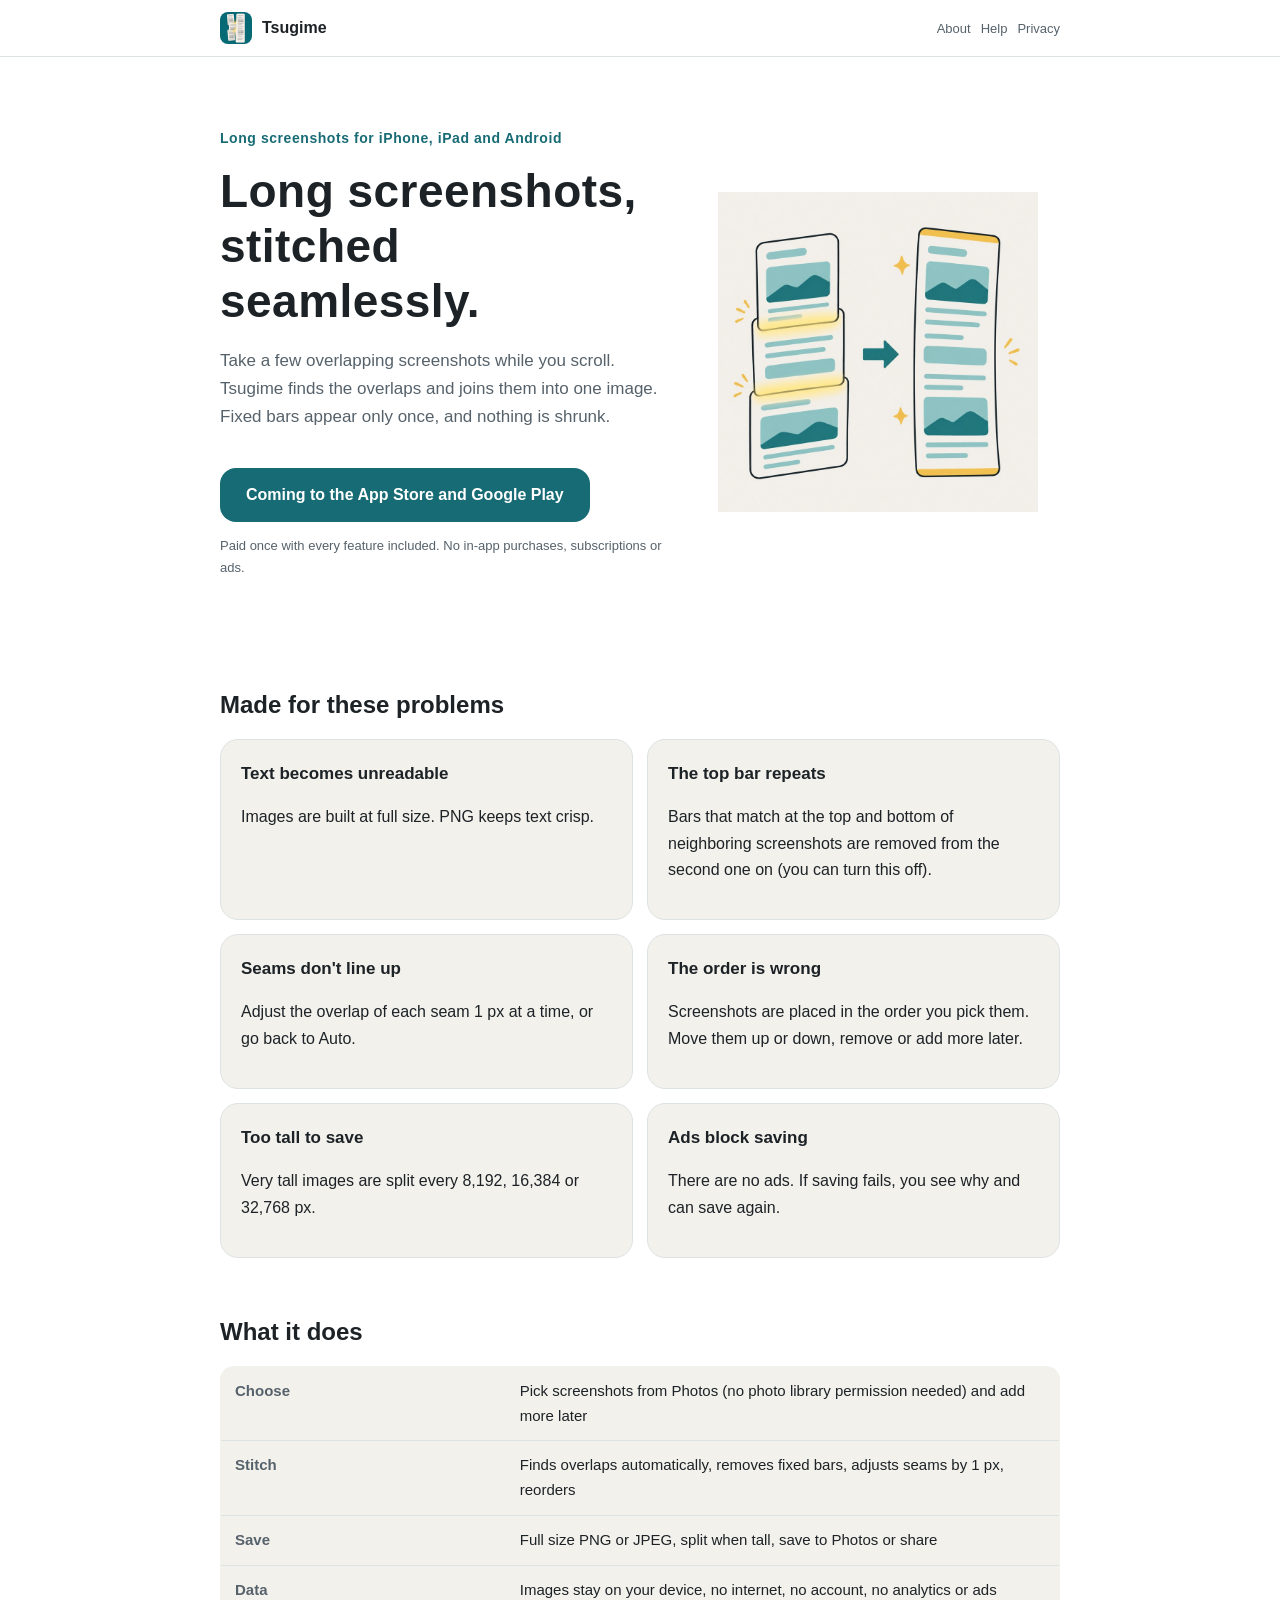
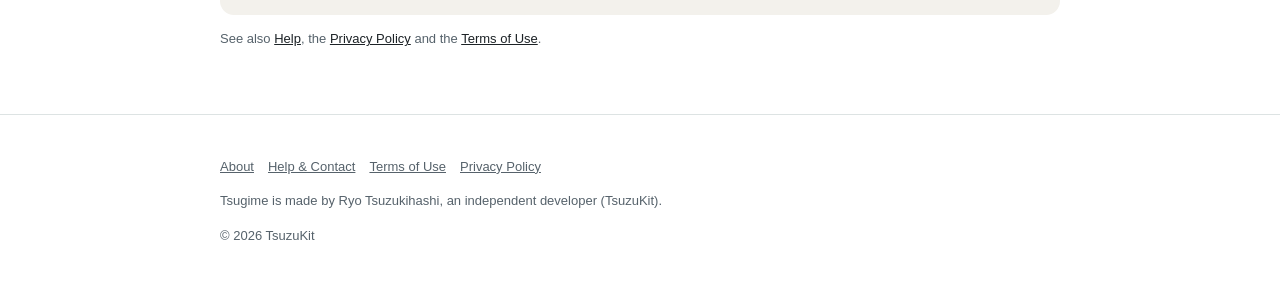
<file: index.html>
<!DOCTYPE html>
<html lang="ja" data-title-ja="つぎめなし｜長いスクショを、つなぎ目なしの1枚に" data-title-en="Tsugime | Long screenshots, stitched seamlessly">
<head>
<meta charset="UTF-8">
<meta name="viewport" content="width=device-width, initial-scale=1">
<script>(function(){var l=navigator.languages&&navigator.languages.length?navigator.languages:[navigator.language||"ja"],p="en";for(var i=0;i<l.length;i++){var c=String(l[i]).toLowerCase();if(c.indexOf("ja")===0){p="ja";break}if(c.indexOf("en")===0){p="en";break}}var d=document.documentElement;d.lang=p;var t=d.getAttribute("data-title-"+p);if(t){document.title=t}})();</script>
<title>つぎめなし｜長いスクショを、つなぎ目なしの1枚に</title>
<meta name="description" content="スクロールして撮った何枚かのスクショを、重なりを見つけて1枚につなぐアプリ。上下の固定の帯は1回だけ・原寸のまま・長すぎる画像は分けて保存。広告なしの買い切り。 / Stitch overlapping screenshots into one seamless image. Fixed bars appear once, images stay full size, and very tall images can be split. Paid once, no ads.">
<meta property="og:title" content="つぎめなし｜長いスクショを、つなぎ目なしの1枚に">
<meta property="og:description" content="スクロールして撮った何枚かのスクショを、重なりを見つけて1枚につなぐアプリ。上下の固定の帯は1回だけ・原寸のまま・長すぎる画像は分けて保存。広告なしの買い切り。">
<meta property="og:type" content="website">
<meta property="og:url" content="https://tsugime.tsuzukit.com/">
<meta property="og:image" content="https://tsugime.tsuzukit.com/assets/og.jpg">
<link rel="icon" href="assets/icon.png">
<link rel="apple-touch-icon" href="assets/icon.png">
<link rel="stylesheet" href="style.css">
</head>
<body>
<div data-l="ja" lang="ja">
<header class="site"><div class="wrap">
<a class="brand" href="./"><img src="assets/icon.png" alt="" width="32" height="32">つぎめなし</a>
<nav class="site"><a href="./">紹介</a><a href="support.html">使い方</a><a href="privacy.html">プライバシー</a></nav>
</div></header>
<main class="wrap">
<section class="hero">
<div>
<p class="eyebrow">iPhone・iPad・Android の長いスクショ</p>
<h1>長いスクショを、<br>つなぎ目なしの1枚に。</h1>
<p class="lead">スクロールしながら撮った何枚かのスクショを、重なりを見つけて1枚につなぎます。上下の固定の帯は1回だけ。縮めずに、原寸のまま保存します。</p>
<a class="cta" href="#store" id="store">App Store・Google Play で配信予定</a>
<p class="note">買い切りで全部の機能が使えます。アプリ内課金・サブスクリプション・広告はありません。</p>
</div>
<img src="assets/hero.jpg" alt="重なった3枚のスクショが、1枚の長い紙になるイラスト" width="360">
</section>

<h2>こんな困りごとのために</h2>
<div class="grid two">
<div class="card"><h3>つないだら文字が読めない</h3><p>縮めずに原寸のまま組みます。PNG なら文字がくっきり残ります。</p></div>
<div class="card"><h3>上の帯が何度もはさまる</h3><p>隣どうしで同じ位置にある上下の帯を見つけて、2枚目からは外します（切りかえられます）。</p></div>
<div class="card"><h3>つなぎ目がずれる</h3><p>つなぎ目ごとに、重なりを1px ずつ直せます。［自動］で元に戻せます。</p></div>
<div class="card"><h3>順番がばらばら</h3><p>選んだ順に並べます。あとから上へ・下へ・外す・足すができます。</p></div>
<div class="card"><h3>長すぎて保存できない</h3><p>決めた高さ（8,192／16,384／32,768 px）ごとに分けて保存します。</p></div>
<div class="card"><h3>広告で保存できない</h3><p>広告はありません。保存できなかったときは理由をお知らせし、もう一度保存できます。</p></div>
</div>

<h2>できること</h2>
<table>
<tr><th>選ぶ</th><td>写真のアプリのスクショを選ぶ（写真への読み取りの許可は要りません）・あとから足す</td></tr>
<tr><th>つなぐ</th><td>重なりを自動で見つける・固定の帯を外す・つなぎ目を1px ずつ直す・並べかえ</td></tr>
<tr><th>保存</th><td>原寸で PNG／JPEG・長いときは分けて保存・写真のアプリに保存・共有</td></tr>
<tr><th>データ</th><td>作品は端末の中だけ・通信しない・アカウントなし・解析と広告なし</td></tr>
</table>
<p class="note"><a href="support.html">使い方</a>・<a href="privacy.html">プライバシーポリシー</a>・<a href="terms.html">利用規約</a>もご覧ください。</p>
</main>
<footer class="site"><div class="wrap">
<p><a href="./">紹介</a><a href="support.html">使い方とお問い合わせ</a><a href="terms.html">利用規約</a><a href="privacy.html">プライバシーポリシー</a></p>
<p>つぎめなしは、個人開発者の續橋涼（TsuzuKit）が作っているアプリです。</p>
<p>© 2026 TsuzuKit</p>
</div></footer>
</div>
<div data-l="en" lang="en">
<header class="site"><div class="wrap">
<a class="brand" href="./"><img src="assets/icon.png" alt="" width="32" height="32">Tsugime</a>
<nav class="site"><a href="./">About</a><a href="support.html">Help</a><a href="privacy.html">Privacy</a></nav>
</div></header>
<main class="wrap">
<section class="hero">
<div>
<p class="eyebrow">Long screenshots for iPhone, iPad and Android</p>
<h1>Long screenshots,<br>stitched seamlessly.</h1>
<p class="lead">Take a few overlapping screenshots while you scroll. Tsugime finds the overlaps and joins them into one image. Fixed bars appear only once, and nothing is shrunk.</p>
<a class="cta" href="#store" id="store">Coming to the App Store and Google Play</a>
<p class="note">Paid once with every feature included. No in-app purchases, subscriptions or ads.</p>
</div>
<img src="assets/hero.jpg" alt="Three overlapping screenshots becoming one long sheet" width="360">
</section>

<h2>Made for these problems</h2>
<div class="grid two">
<div class="card"><h3>Text becomes unreadable</h3><p>Images are built at full size. PNG keeps text crisp.</p></div>
<div class="card"><h3>The top bar repeats</h3><p>Bars that match at the top and bottom of neighboring screenshots are removed from the second one on (you can turn this off).</p></div>
<div class="card"><h3>Seams don't line up</h3><p>Adjust the overlap of each seam 1 px at a time, or go back to Auto.</p></div>
<div class="card"><h3>The order is wrong</h3><p>Screenshots are placed in the order you pick them. Move them up or down, remove or add more later.</p></div>
<div class="card"><h3>Too tall to save</h3><p>Very tall images are split every 8,192, 16,384 or 32,768 px.</p></div>
<div class="card"><h3>Ads block saving</h3><p>There are no ads. If saving fails, you see why and can save again.</p></div>
</div>

<h2>What it does</h2>
<table>
<tr><th>Choose</th><td>Pick screenshots from Photos (no photo library permission needed) and add more later</td></tr>
<tr><th>Stitch</th><td>Finds overlaps automatically, removes fixed bars, adjusts seams by 1 px, reorders</td></tr>
<tr><th>Save</th><td>Full size PNG or JPEG, split when tall, save to Photos or share</td></tr>
<tr><th>Data</th><td>Images stay on your device, no internet, no account, no analytics or ads</td></tr>
</table>
<p class="note">See also <a href="support.html">Help</a>, the <a href="privacy.html">Privacy Policy</a> and the <a href="terms.html">Terms of Use</a>.</p>
</main>
<footer class="site"><div class="wrap">
<p><a href="./">About</a><a href="support.html">Help & Contact</a><a href="terms.html">Terms of Use</a><a href="privacy.html">Privacy Policy</a></p>
<p>Tsugime is made by Ryo Tsuzukihashi, an independent developer (TsuzuKit).</p>
<p>© 2026 TsuzuKit</p>
</div></footer>
</div>
</body>
</html>
</file>
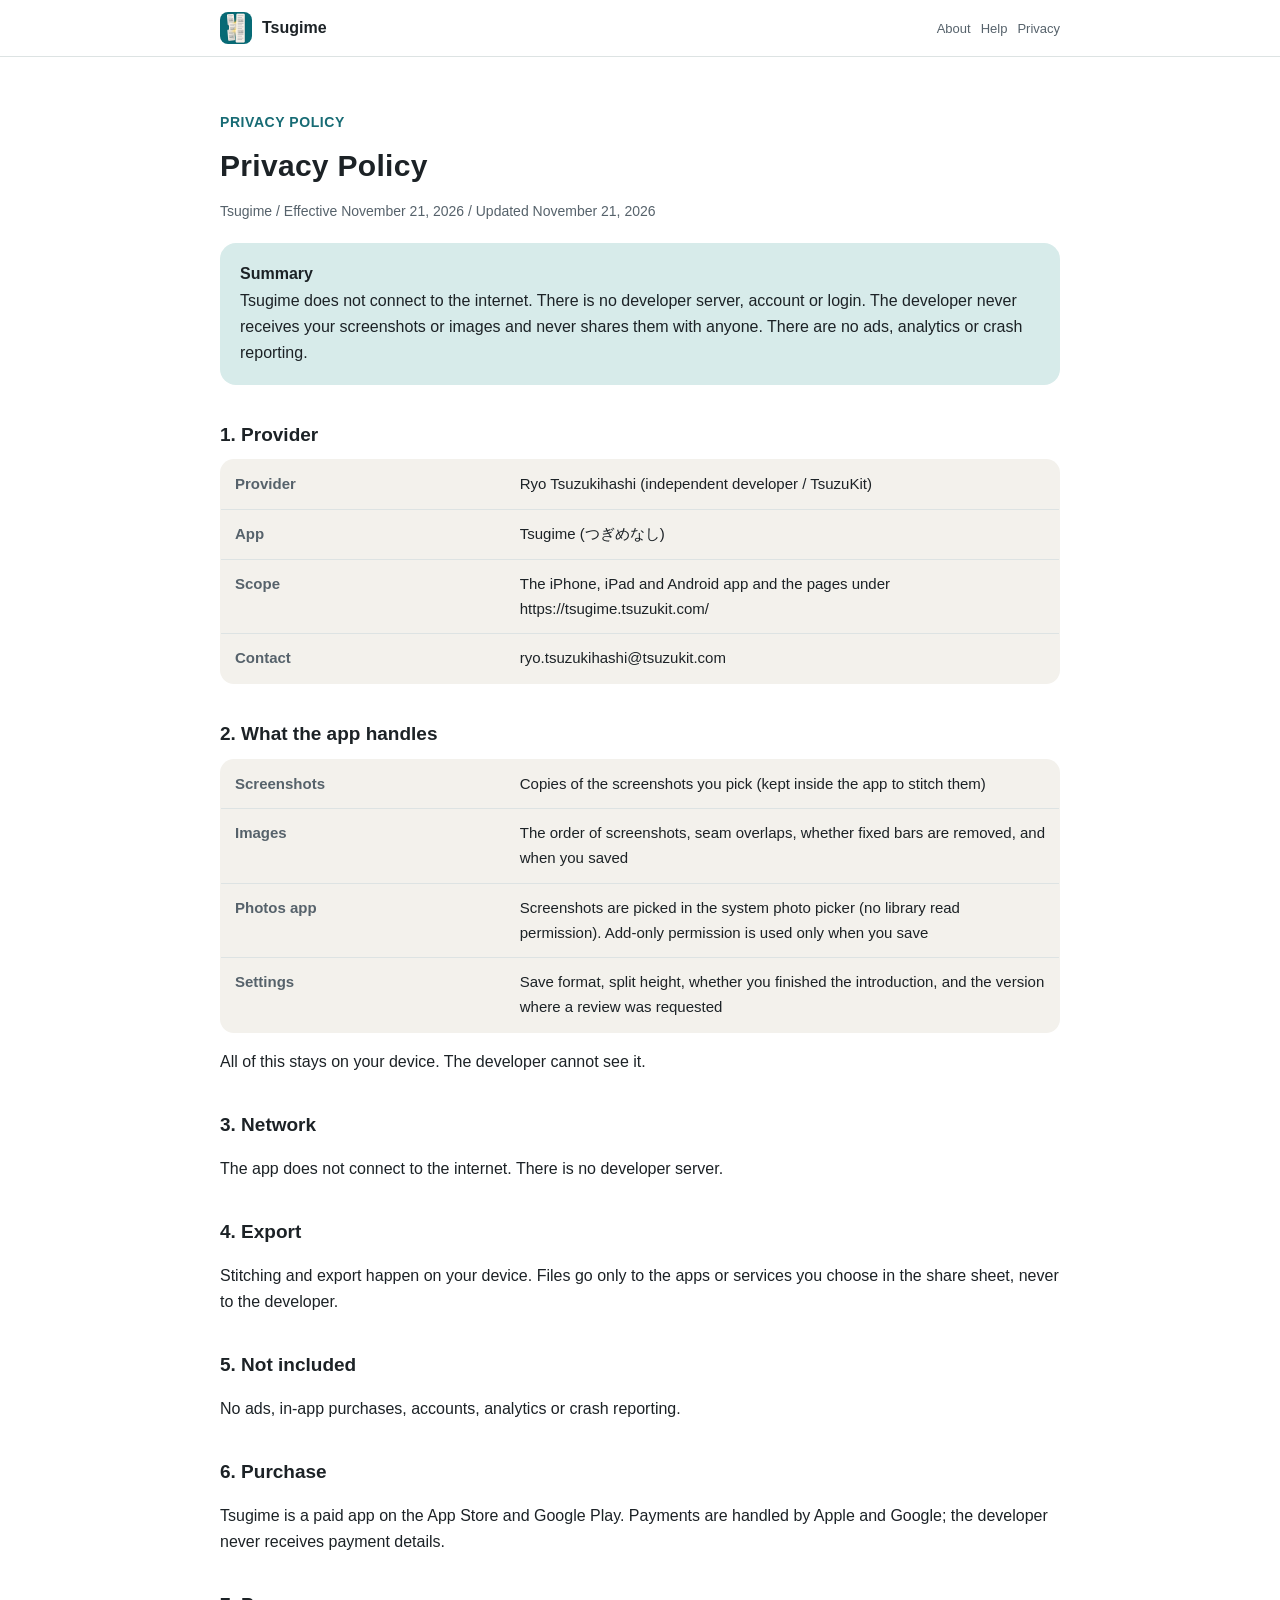
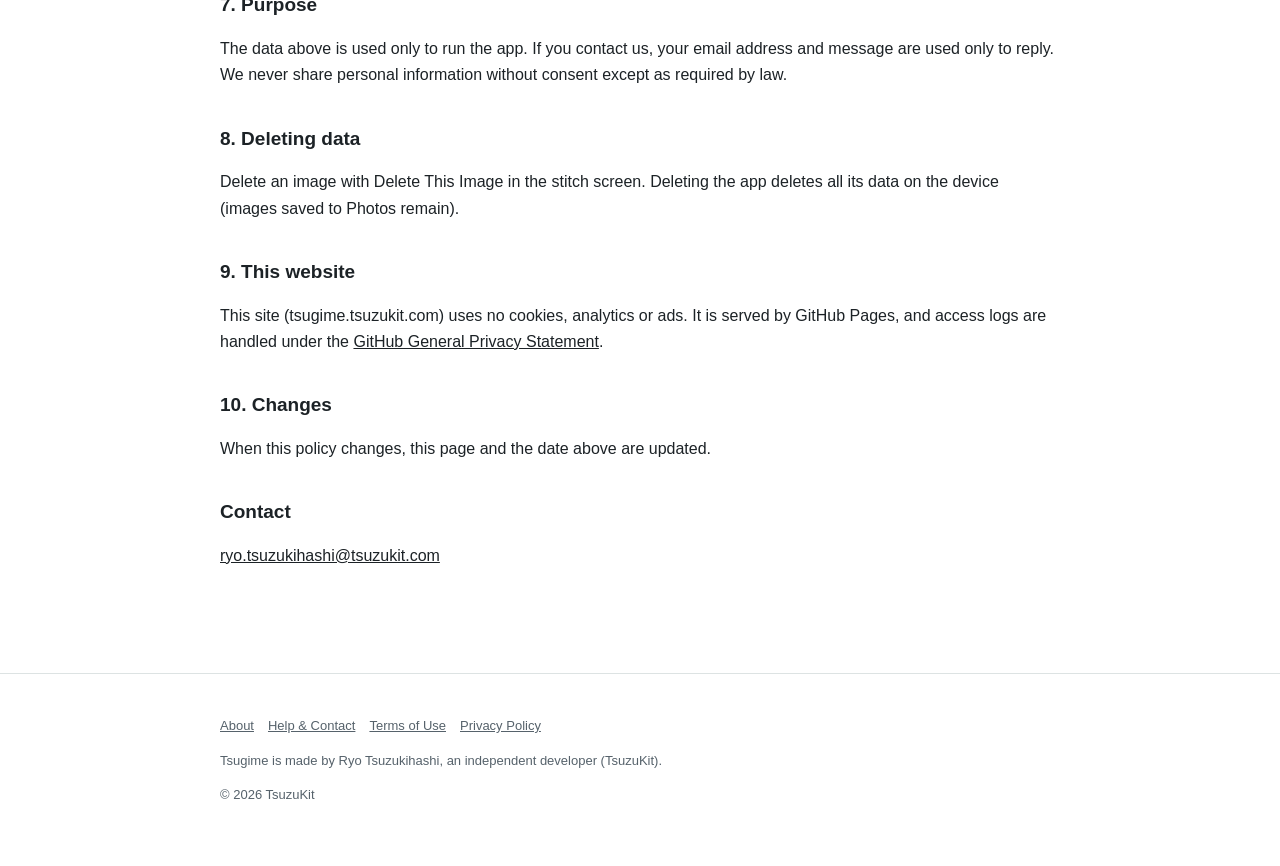
<file: privacy.html>
<!DOCTYPE html>
<html lang="ja" data-title-ja="プライバシーポリシー - つぎめなし" data-title-en="Privacy Policy - Tsugime">
<head>
<meta charset="UTF-8">
<meta name="viewport" content="width=device-width, initial-scale=1">
<script>(function(){var l=navigator.languages&&navigator.languages.length?navigator.languages:[navigator.language||"ja"],p="en";for(var i=0;i<l.length;i++){var c=String(l[i]).toLowerCase();if(c.indexOf("ja")===0){p="ja";break}if(c.indexOf("en")===0){p="en";break}}var d=document.documentElement;d.lang=p;var t=d.getAttribute("data-title-"+p);if(t){document.title=t}})();</script>
<title>プライバシーポリシー - つぎめなし</title>
<meta name="description" content="つぎめなしのプライバシーポリシー。開発者は個人情報を集めません。スクショと作品は端末の中だけに置きます。 / Privacy Policy for Tsugime. The developer collects no personal information. Screenshots and images stay on your device.">
<meta property="og:title" content="プライバシーポリシー - つぎめなし">
<meta property="og:description" content="つぎめなしのプライバシーポリシー。開発者は個人情報を集めません。スクショと作品は端末の中だけに置きます。">
<meta property="og:type" content="website">
<meta property="og:url" content="https://tsugime.tsuzukit.com/privacy.html">
<meta property="og:image" content="https://tsugime.tsuzukit.com/assets/og.jpg">
<link rel="icon" href="assets/icon.png">
<link rel="apple-touch-icon" href="assets/icon.png">
<link rel="stylesheet" href="style.css">
</head>
<body>
<div data-l="ja" lang="ja">
<header class="site"><div class="wrap">
<a class="brand" href="./"><img src="assets/icon.png" alt="" width="32" height="32">つぎめなし</a>
<nav class="site"><a href="./">紹介</a><a href="support.html">使い方</a><a href="privacy.html">プライバシー</a></nav>
</div></header>
<main class="wrap">
<article class="doc">
<p class="eyebrow">PRIVACY POLICY</p>
<h1>プライバシーポリシー</h1>
<p class="meta">つぎめなし／制定日 2026年11月21日／改定日 2026年11月21日</p>
<div class="summary"><strong>このポリシーの要旨</strong><br>つぎめなしは、通信をしないアプリです。開発者のサーバーはなく、アカウント登録やログインもありません。開発者があなたのスクショや作品を受け取ることはなく、第三者に渡すこともありません。広告、分析ツール、クラッシュを報告する仕組みは入れていません。</div>
<h2>1. 提供者</h2>
<table>
<tr><th>提供者</th><td>續橋涼（個人開発者 / TsuzuKit）</td></tr>
<tr><th>アプリ名</th><td>つぎめなし（英語名 Tsugime）</td></tr>
<tr><th>対象</th><td>iPhone・iPad・Android 向けアプリと、このページを含む https://tsugime.tsuzukit.com/ 配下のページ</td></tr>
<tr><th>連絡先</th><td>ryo.tsuzukihashi@tsuzukit.com</td></tr>
</table>
<h2>2. アプリが扱うもの</h2>
<table>
<tr><th>スクショ</th><td>あなたが選んだスクショの写し（つなぐために、アプリの中に置きます）</td></tr>
<tr><th>作品</th><td>スクショの並び・つなぎ目の重なり・固定の帯を外すか・保存した時刻</td></tr>
<tr><th>写真のアプリ</th><td>スクショはシステムの写真の選び画面で選びます（写真全体への読み取りの許可は使いません）。保存のときだけ、追加の許可を使います</td></tr>
<tr><th>アプリの設定</th><td>保存の形式・分ける高さ・案内を終えたかどうか・レビューのお願いを出した版</td></tr>
</table>
<p>これらは端末の中だけに保存します。開発者が見ることはできません。</p>
<h2>3. 通信</h2>
<p>通信はしません。開発者のサーバーはありません。</p>
<h2>4. 書き出し</h2>
<p>つなぐ処理と書き出しは端末の中で行います。送り先は、あなたが共有の画面で選んだアプリやサービスです。開発者には届きません。</p>
<h2>5. 入れていないもの</h2>
<p>広告・アプリ内課金・アカウント登録・分析ツール・クラッシュの報告は入れていません。</p>
<h2>6. 購入</h2>
<p>本アプリは App Store と Google Play の有料アプリです。お支払いは Apple・Google が処理し、支払いの情報は開発者には届きません。</p>
<h2>7. 情報を使う目的</h2>
<p>上のものは、アプリを動かすためだけに使います。お問い合わせをいただいたときは、メールアドレスと内容をお返事のためだけに使います。法令にもとづく場合を除き、本人の同意なく第三者に渡すことはありません。</p>
<h2>8. 消したいとき</h2>
<p>作品は、つなぐ画面の［この作品を消す］で消せます。アプリを消すと、端末の中のデータは全部消えます（写真のアプリに保存した画像は残ります）。</p>
<h2>9. このウェブサイトについて</h2>
<p>このサイト（tsugime.tsuzukit.com）は、Cookie も、アクセスを計測する仕組みも、広告も使っていません。サイトは GitHub Pages で配信しており、配信の記録は GitHub の <a href="https://docs.github.com/ja/site-policy/privacy-policies/github-general-privacy-statement">プライバシーについての声明</a> に沿って扱われます。</p>
<h2>10. 改定</h2>
<p>このポリシーを変えるときは、このページを書きかえ、上の改定日を新しくします。</p>
<h2>お問い合わせ</h2>
<p><a href="mailto:ryo.tsuzukihashi@tsuzukit.com">ryo.tsuzukihashi@tsuzukit.com</a></p>
</article>
</main>
<footer class="site"><div class="wrap">
<p><a href="./">紹介</a><a href="support.html">使い方とお問い合わせ</a><a href="terms.html">利用規約</a><a href="privacy.html">プライバシーポリシー</a></p>
<p>つぎめなしは、個人開発者の續橋涼（TsuzuKit）が作っているアプリです。</p>
<p>© 2026 TsuzuKit</p>
</div></footer>
</div>
<div data-l="en" lang="en">
<header class="site"><div class="wrap">
<a class="brand" href="./"><img src="assets/icon.png" alt="" width="32" height="32">Tsugime</a>
<nav class="site"><a href="./">About</a><a href="support.html">Help</a><a href="privacy.html">Privacy</a></nav>
</div></header>
<main class="wrap">
<article class="doc">
<p class="eyebrow">PRIVACY POLICY</p>
<h1>Privacy Policy</h1>
<p class="meta">Tsugime / Effective November 21, 2026 / Updated November 21, 2026</p>
<div class="summary"><strong>Summary</strong><br>Tsugime does not connect to the internet. There is no developer server, account or login. The developer never receives your screenshots or images and never shares them with anyone. There are no ads, analytics or crash reporting.</div>
<h2>1. Provider</h2>
<table>
<tr><th>Provider</th><td>Ryo Tsuzukihashi (independent developer / TsuzuKit)</td></tr>
<tr><th>App</th><td>Tsugime (つぎめなし)</td></tr>
<tr><th>Scope</th><td>The iPhone, iPad and Android app and the pages under https://tsugime.tsuzukit.com/</td></tr>
<tr><th>Contact</th><td>ryo.tsuzukihashi@tsuzukit.com</td></tr>
</table>
<h2>2. What the app handles</h2>
<table>
<tr><th>Screenshots</th><td>Copies of the screenshots you pick (kept inside the app to stitch them)</td></tr>
<tr><th>Images</th><td>The order of screenshots, seam overlaps, whether fixed bars are removed, and when you saved</td></tr>
<tr><th>Photos app</th><td>Screenshots are picked in the system photo picker (no library read permission). Add-only permission is used only when you save</td></tr>
<tr><th>Settings</th><td>Save format, split height, whether you finished the introduction, and the version where a review was requested</td></tr>
</table>
<p>All of this stays on your device. The developer cannot see it.</p>
<h2>3. Network</h2>
<p>The app does not connect to the internet. There is no developer server.</p>
<h2>4. Export</h2>
<p>Stitching and export happen on your device. Files go only to the apps or services you choose in the share sheet, never to the developer.</p>
<h2>5. Not included</h2>
<p>No ads, in-app purchases, accounts, analytics or crash reporting.</p>
<h2>6. Purchase</h2>
<p>Tsugime is a paid app on the App Store and Google Play. Payments are handled by Apple and Google; the developer never receives payment details.</p>
<h2>7. Purpose</h2>
<p>The data above is used only to run the app. If you contact us, your email address and message are used only to reply. We never share personal information without consent except as required by law.</p>
<h2>8. Deleting data</h2>
<p>Delete an image with Delete This Image in the stitch screen. Deleting the app deletes all its data on the device (images saved to Photos remain).</p>
<h2>9. This website</h2>
<p>This site (tsugime.tsuzukit.com) uses no cookies, analytics or ads. It is served by GitHub Pages, and access logs are handled under the <a href="https://docs.github.com/en/site-policy/privacy-policies/github-general-privacy-statement">GitHub General Privacy Statement</a>.</p>
<h2>10. Changes</h2>
<p>When this policy changes, this page and the date above are updated.</p>
<h2>Contact</h2>
<p><a href="mailto:ryo.tsuzukihashi@tsuzukit.com">ryo.tsuzukihashi@tsuzukit.com</a></p>
</article>
</main>
<footer class="site"><div class="wrap">
<p><a href="./">About</a><a href="support.html">Help & Contact</a><a href="terms.html">Terms of Use</a><a href="privacy.html">Privacy Policy</a></p>
<p>Tsugime is made by Ryo Tsuzukihashi, an independent developer (TsuzuKit).</p>
<p>© 2026 TsuzuKit</p>
</div></footer>
</div>
</body>
</html>
</file>
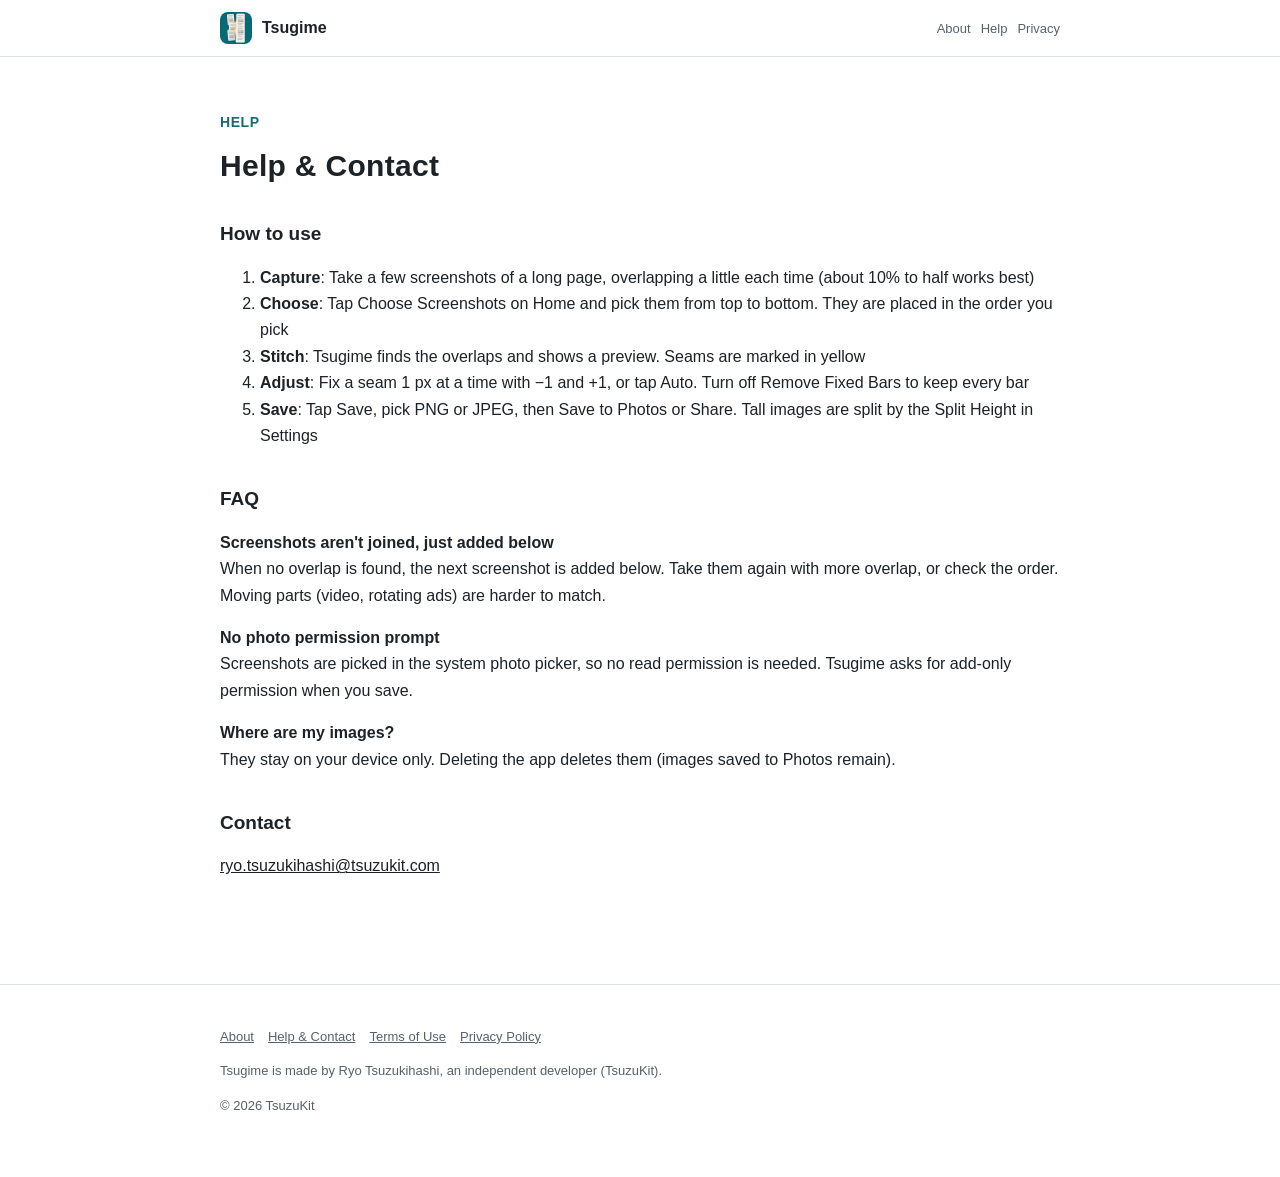
<file: support.html>
<!DOCTYPE html>
<html lang="ja" data-title-ja="使い方とお問い合わせ - つぎめなし" data-title-en="Help &amp; Contact - Tsugime">
<head>
<meta charset="UTF-8">
<meta name="viewport" content="width=device-width, initial-scale=1">
<script>(function(){var l=navigator.languages&&navigator.languages.length?navigator.languages:[navigator.language||"ja"],p="en";for(var i=0;i<l.length;i++){var c=String(l[i]).toLowerCase();if(c.indexOf("ja")===0){p="ja";break}if(c.indexOf("en")===0){p="en";break}}var d=document.documentElement;d.lang=p;var t=d.getAttribute("data-title-"+p);if(t){document.title=t}})();</script>
<title>使い方とお問い合わせ - つぎめなし</title>
<meta name="description" content="つぎめなしの使い方（撮り方・つなぐ・つなぎ目を直す・保存）とよくあるご質問、お問い合わせ。 / How to use Tsugime (taking screenshots, stitching, adjusting seams, saving), FAQ and contact.">
<meta property="og:title" content="使い方とお問い合わせ - つぎめなし">
<meta property="og:description" content="つぎめなしの使い方（撮り方・つなぐ・つなぎ目を直す・保存）とよくあるご質問、お問い合わせ。">
<meta property="og:type" content="website">
<meta property="og:url" content="https://tsugime.tsuzukit.com/support.html">
<meta property="og:image" content="https://tsugime.tsuzukit.com/assets/og.jpg">
<link rel="icon" href="assets/icon.png">
<link rel="apple-touch-icon" href="assets/icon.png">
<link rel="stylesheet" href="style.css">
</head>
<body>
<div data-l="ja" lang="ja">
<header class="site"><div class="wrap">
<a class="brand" href="./"><img src="assets/icon.png" alt="" width="32" height="32">つぎめなし</a>
<nav class="site"><a href="./">紹介</a><a href="support.html">使い方</a><a href="privacy.html">プライバシー</a></nav>
</div></header>
<main class="wrap">
<article class="doc">
<p class="eyebrow">HELP</p>
<h1>使い方とお問い合わせ</h1>
<h2>使い方</h2>
<ol>
<li><strong>撮る</strong>: 長いページを、少しずつ重ねながら何枚かスクショします（1割から半分ほど重なると、確実につながります）</li>
<li><strong>選ぶ</strong>: ホームの［スクショを選ぶ］で、上から順に選びます。選んだ順に並びます</li>
<li><strong>つなぐ</strong>: 重なりを自動で見つけて、1枚の下見を出します。つなぎ目にはレモン色の印が付きます</li>
<li><strong>直す</strong>: ずれたつなぎ目は［−1］［＋1］で1px ずつ直せます。［自動］で元に戻ります。［固定の帯を外す］を切ると、上下の帯も全部残します</li>
<li><strong>保存</strong>: ［保存］で形式（PNG／JPEG）を選び、［写真のアプリに保存］か［共有］。長いときは、設定の「分ける高さ」ごとに分けて保存します</li>
</ol>
<h2>よくあるご質問</h2>
<p><strong>つながらない・そのまま下に足される</strong><br>重なりが見つからないときは、そのまま下に足します。もう少し重ねて撮り直すか、並びを確かめてください。動いている部分（動画・広告の入れかわり）は重なりとして見つけにくくなります。</p>
<p><strong>写真の許可を聞かれない</strong><br>スクショは写真のアプリの選び画面から選ぶので、読み取りの許可は要りません。保存のときだけ、追加の許可を聞きます。</p>
<p><strong>作品はどこにありますか</strong><br>端末の中だけに置きます。アプリを消すと作品も消えます（写真のアプリに保存した画像は残ります）。</p>
<h2>お問い合わせ</h2>
<p><a href="mailto:ryo.tsuzukihashi@tsuzukit.com">ryo.tsuzukihashi@tsuzukit.com</a></p>
</article>
</main>
<footer class="site"><div class="wrap">
<p><a href="./">紹介</a><a href="support.html">使い方とお問い合わせ</a><a href="terms.html">利用規約</a><a href="privacy.html">プライバシーポリシー</a></p>
<p>つぎめなしは、個人開発者の續橋涼（TsuzuKit）が作っているアプリです。</p>
<p>© 2026 TsuzuKit</p>
</div></footer>
</div>
<div data-l="en" lang="en">
<header class="site"><div class="wrap">
<a class="brand" href="./"><img src="assets/icon.png" alt="" width="32" height="32">Tsugime</a>
<nav class="site"><a href="./">About</a><a href="support.html">Help</a><a href="privacy.html">Privacy</a></nav>
</div></header>
<main class="wrap">
<article class="doc">
<p class="eyebrow">HELP</p>
<h1>Help &amp; Contact</h1>
<h2>How to use</h2>
<ol>
<li><strong>Capture</strong>: Take a few screenshots of a long page, overlapping a little each time (about 10% to half works best)</li>
<li><strong>Choose</strong>: Tap Choose Screenshots on Home and pick them from top to bottom. They are placed in the order you pick</li>
<li><strong>Stitch</strong>: Tsugime finds the overlaps and shows a preview. Seams are marked in yellow</li>
<li><strong>Adjust</strong>: Fix a seam 1 px at a time with −1 and +1, or tap Auto. Turn off Remove Fixed Bars to keep every bar</li>
<li><strong>Save</strong>: Tap Save, pick PNG or JPEG, then Save to Photos or Share. Tall images are split by the Split Height in Settings</li>
</ol>
<h2>FAQ</h2>
<p><strong>Screenshots aren't joined, just added below</strong><br>When no overlap is found, the next screenshot is added below. Take them again with more overlap, or check the order. Moving parts (video, rotating ads) are harder to match.</p>
<p><strong>No photo permission prompt</strong><br>Screenshots are picked in the system photo picker, so no read permission is needed. Tsugime asks for add-only permission when you save.</p>
<p><strong>Where are my images?</strong><br>They stay on your device only. Deleting the app deletes them (images saved to Photos remain).</p>
<h2>Contact</h2>
<p><a href="mailto:ryo.tsuzukihashi@tsuzukit.com">ryo.tsuzukihashi@tsuzukit.com</a></p>
</article>
</main>
<footer class="site"><div class="wrap">
<p><a href="./">About</a><a href="support.html">Help & Contact</a><a href="terms.html">Terms of Use</a><a href="privacy.html">Privacy Policy</a></p>
<p>Tsugime is made by Ryo Tsuzukihashi, an independent developer (TsuzuKit).</p>
<p>© 2026 TsuzuKit</p>
</div></footer>
</div>
</body>
</html>
</file>
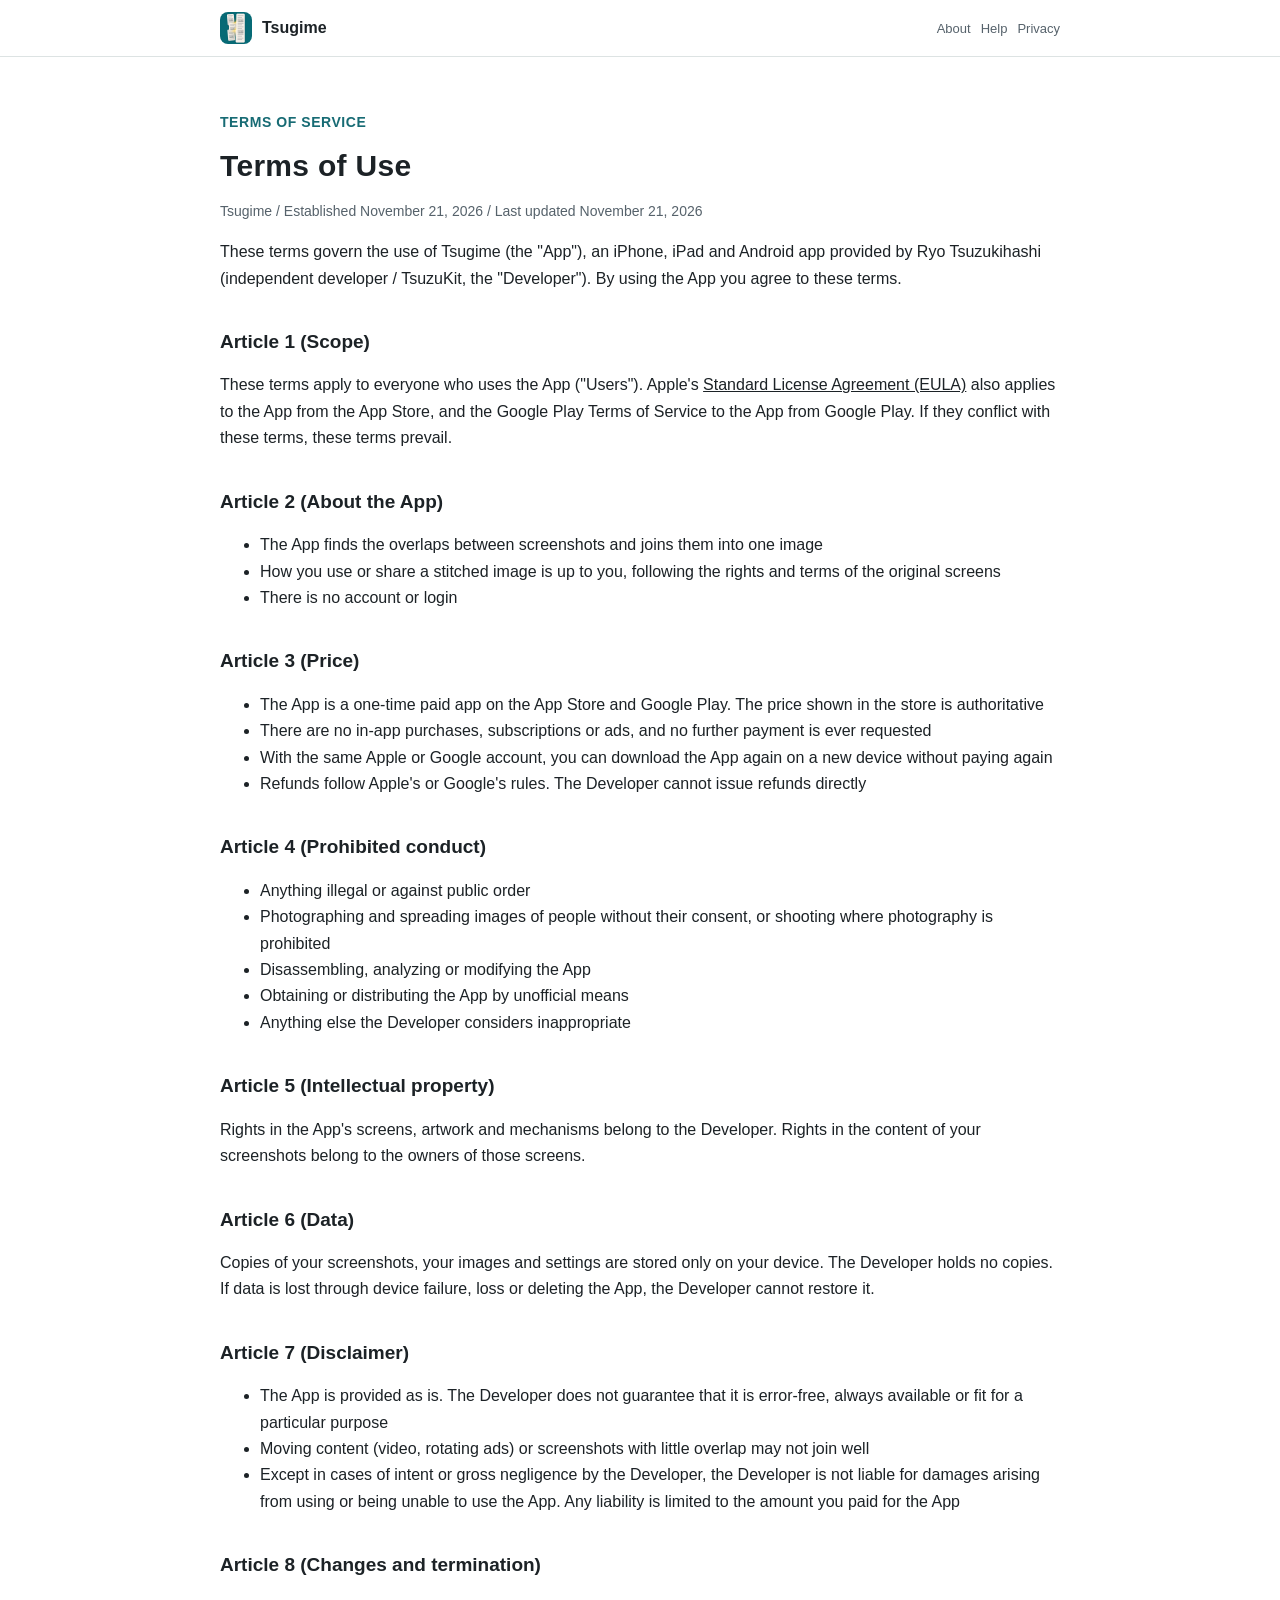
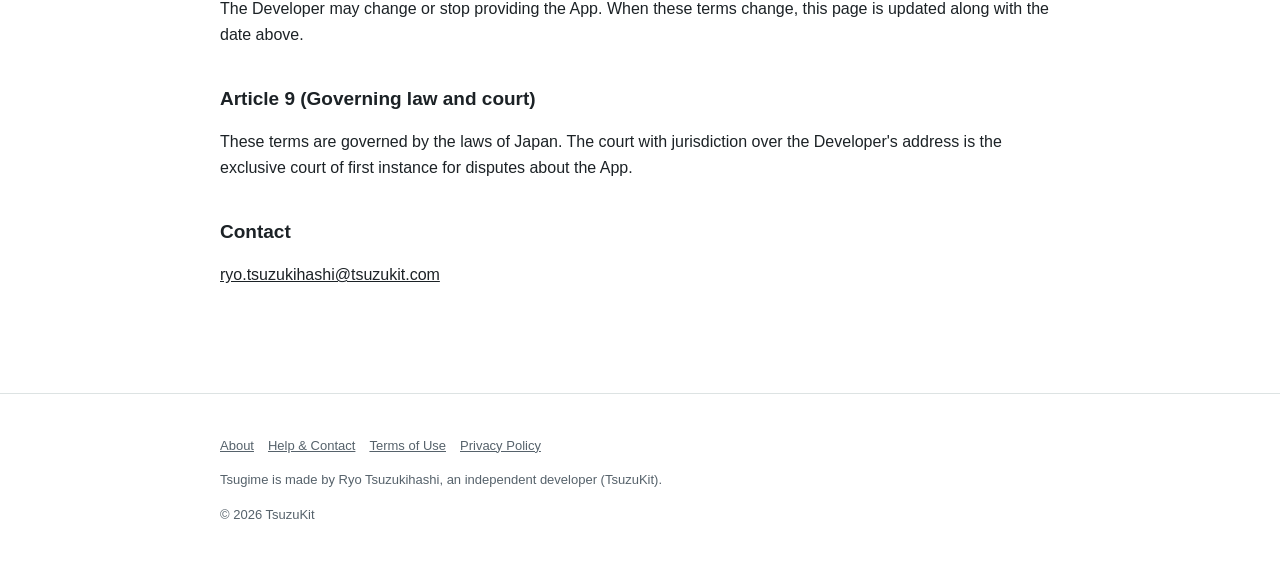
<file: terms.html>
<!DOCTYPE html>
<html lang="ja" data-title-ja="利用規約 - つぎめなし" data-title-en="Terms of Use - Tsugime">
<head>
<meta charset="UTF-8">
<meta name="viewport" content="width=device-width, initial-scale=1">
<script>(function(){var l=navigator.languages&&navigator.languages.length?navigator.languages:[navigator.language||"ja"],p="en";for(var i=0;i<l.length;i++){var c=String(l[i]).toLowerCase();if(c.indexOf("ja")===0){p="ja";break}if(c.indexOf("en")===0){p="en";break}}var d=document.documentElement;d.lang=p;var t=d.getAttribute("data-title-"+p);if(t){document.title=t}})();</script>
<title>利用規約 - つぎめなし</title>
<meta name="description" content="つぎめなしの利用規約。 / Terms of Use for Tsugime.">
<meta property="og:title" content="利用規約 - つぎめなし">
<meta property="og:description" content="つぎめなしの利用規約。">
<meta property="og:type" content="website">
<meta property="og:url" content="https://tsugime.tsuzukit.com/terms.html">
<meta property="og:image" content="https://tsugime.tsuzukit.com/assets/og.jpg">
<link rel="icon" href="assets/icon.png">
<link rel="apple-touch-icon" href="assets/icon.png">
<link rel="stylesheet" href="style.css">
</head>
<body>
<div data-l="ja" lang="ja">
<header class="site"><div class="wrap">
<a class="brand" href="./"><img src="assets/icon.png" alt="" width="32" height="32">つぎめなし</a>
<nav class="site"><a href="./">紹介</a><a href="support.html">使い方</a><a href="privacy.html">プライバシー</a></nav>
</div></header>
<main class="wrap">
<article class="doc">
<p class="eyebrow">TERMS OF SERVICE</p>
<h1>利用規約</h1>
<p class="meta">つぎめなし／制定日 2026年11月21日／改定日 2026年11月21日</p>
<p>この規約は、續橋涼（個人開発者 / TsuzuKit。以下「開発者」）が提供する iPhone・iPad・Android アプリ「つぎめなし」（以下「本アプリ」）を使うときの決まりです。本アプリを使った時点で、この規約に同意したものとします。</p>
<h2>第1条（適用）</h2>
<p>この規約は、本アプリを使うすべての方（以下「利用者」）に適用されます。App Store から入れた本アプリには、Apple が定める<a href="https://www.apple.com/legal/internet-services/itunes/dev/stdeula/">標準のライセンス契約（EULA）</a>も、Google Play から入れた本アプリには Google Play の利用規約も、あわせて適用されます。この規約とそれらが食い違うときは、この規約を優先します。</p>
<h2>第2条（本アプリについて）</h2>
<ul>
<li>本アプリは、何枚かのスクショの重なりを見つけて、1枚の画像につなぐアプリです</li>
<li>つないだ画像の使い道（共有・公開）は、利用者が元の画面の権利や規約に沿って決めてください</li>
<li>アカウント登録やログインはありません</li>
</ul>
<h2>第3条（料金）</h2>
<ul>
<li>本アプリは、App Store・Google Play で購入する買い切りの有料アプリです。価格はストアに表示されるものが正です</li>
<li>アプリ内課金、サブスクリプション、広告はありません。購入したあとに追加の支払いを求めることはありません</li>
<li>同じ Apple アカウント・Google アカウントであれば、機種変更やアプリの入れ直しのときに、もう一度お支払いいただかずにダウンロードできます</li>
<li>返金は Apple・Google の規定に従います。開発者が直接返金することはできません</li>
</ul>
<h2>第4条（禁止事項）</h2>
<p>本アプリを使うとき、次のことをしてはいけません。</p>
<ul>
<li>法令や公序良俗に反すること</li>
<li>人を、その人の了解なく撮って広めること・撮影が禁じられた場所で撮ること</li>
<li>本アプリを分解・解析・改変すること</li>
<li>本アプリを正規の方法以外で入手したり、配ったりすること</li>
<li>そのほか、開発者が不適切と判断すること</li>
</ul>
<h2>第5条（知的財産）</h2>
<p>本アプリの画面・絵・仕組みについての権利は、開発者にあります。つないだ画像の元になったスクショの中身の権利は、その画面の権利者にあります。</p>
<h2>第6条（データ）</h2>
<p>スクショの写し・作品・設定は、利用者の端末の中だけに保存されます。開発者はその記録を持っていません。端末の故障や紛失、アプリの削除などで消えても、開発者は元に戻すことができません。</p>
<h2>第7条（免責事項）</h2>
<ul>
<li>本アプリは、そのままの状態で提供します。開発者は、本アプリに誤りがないこと、いつでも使えること、特定の目的に合うことを保証しません</li>
<li>動いている画面（動画・広告の入れかわり）や、重なりの少ないスクショは、うまくつながらないことがあります</li>
<li>本アプリを使ったこと、または使えなかったことで利用者や周りの人に損害が生じても、開発者に故意または重大な過失がある場合を除き、開発者は責任を負いません。責任を負う場合も、利用者が本アプリに支払った金額を上限とします</li>
</ul>
<h2>第8条（変更と終了）</h2>
<p>開発者は、本アプリの内容を変えること、提供を終えることがあります。この規約を変えるときは、このページを書きかえ、上の改定日を新しくします。</p>
<h2>第9条（準拠法と裁判所）</h2>
<p>この規約は日本法に従います。本アプリについての争いは、開発者の住所地を管轄する裁判所を、第一審の専属的な合意管轄裁判所とします。</p>
<h2>お問い合わせ</h2>
<p><a href="mailto:ryo.tsuzukihashi@tsuzukit.com">ryo.tsuzukihashi@tsuzukit.com</a></p>
</article>
</main>
<footer class="site"><div class="wrap">
<p><a href="./">紹介</a><a href="support.html">使い方とお問い合わせ</a><a href="terms.html">利用規約</a><a href="privacy.html">プライバシーポリシー</a></p>
<p>つぎめなしは、個人開発者の續橋涼（TsuzuKit）が作っているアプリです。</p>
<p>© 2026 TsuzuKit</p>
</div></footer>
</div>
<div data-l="en" lang="en">
<header class="site"><div class="wrap">
<a class="brand" href="./"><img src="assets/icon.png" alt="" width="32" height="32">Tsugime</a>
<nav class="site"><a href="./">About</a><a href="support.html">Help</a><a href="privacy.html">Privacy</a></nav>
</div></header>
<main class="wrap">
<article class="doc">
<p class="eyebrow">TERMS OF SERVICE</p>
<h1>Terms of Use</h1>
<p class="meta">Tsugime / Established November 21, 2026 / Last updated November 21, 2026</p>
<p>These terms govern the use of Tsugime (the "App"), an iPhone, iPad and Android app provided by Ryo Tsuzukihashi (independent developer / TsuzuKit, the "Developer"). By using the App you agree to these terms.</p>
<h2>Article 1 (Scope)</h2>
<p>These terms apply to everyone who uses the App ("Users"). Apple's <a href="https://www.apple.com/legal/internet-services/itunes/dev/stdeula/">Standard License Agreement (EULA)</a> also applies to the App from the App Store, and the Google Play Terms of Service to the App from Google Play. If they conflict with these terms, these terms prevail.</p>
<h2>Article 2 (About the App)</h2>
<ul>
<li>The App finds the overlaps between screenshots and joins them into one image</li>
<li>How you use or share a stitched image is up to you, following the rights and terms of the original screens</li>
<li>There is no account or login</li>
</ul>
<h2>Article 3 (Price)</h2>
<ul>
<li>The App is a one-time paid app on the App Store and Google Play. The price shown in the store is authoritative</li>
<li>There are no in-app purchases, subscriptions or ads, and no further payment is ever requested</li>
<li>With the same Apple or Google account, you can download the App again on a new device without paying again</li>
<li>Refunds follow Apple's or Google's rules. The Developer cannot issue refunds directly</li>
</ul>
<h2>Article 4 (Prohibited conduct)</h2>
<ul>
<li>Anything illegal or against public order</li>
<li>Photographing and spreading images of people without their consent, or shooting where photography is prohibited</li>
<li>Disassembling, analyzing or modifying the App</li>
<li>Obtaining or distributing the App by unofficial means</li>
<li>Anything else the Developer considers inappropriate</li>
</ul>
<h2>Article 5 (Intellectual property)</h2>
<p>Rights in the App's screens, artwork and mechanisms belong to the Developer. Rights in the content of your screenshots belong to the owners of those screens.</p>
<h2>Article 6 (Data)</h2>
<p>Copies of your screenshots, your images and settings are stored only on your device. The Developer holds no copies. If data is lost through device failure, loss or deleting the App, the Developer cannot restore it.</p>
<h2>Article 7 (Disclaimer)</h2>
<ul>
<li>The App is provided as is. The Developer does not guarantee that it is error-free, always available or fit for a particular purpose</li>
<li>Moving content (video, rotating ads) or screenshots with little overlap may not join well</li>
<li>Except in cases of intent or gross negligence by the Developer, the Developer is not liable for damages arising from using or being unable to use the App. Any liability is limited to the amount you paid for the App</li>
</ul>
<h2>Article 8 (Changes and termination)</h2>
<p>The Developer may change or stop providing the App. When these terms change, this page is updated along with the date above.</p>
<h2>Article 9 (Governing law and court)</h2>
<p>These terms are governed by the laws of Japan. The court with jurisdiction over the Developer's address is the exclusive court of first instance for disputes about the App.</p>
<h2>Contact</h2>
<p><a href="mailto:ryo.tsuzukihashi@tsuzukit.com">ryo.tsuzukihashi@tsuzukit.com</a></p>
</article>
</main>
<footer class="site"><div class="wrap">
<p><a href="./">About</a><a href="support.html">Help & Contact</a><a href="terms.html">Terms of Use</a><a href="privacy.html">Privacy Policy</a></p>
<p>Tsugime is made by Ryo Tsuzukihashi, an independent developer (TsuzuKit).</p>
<p>© 2026 TsuzuKit</p>
</div></footer>
</div>
</body>
</html>
</file>
<file: style.css>
/* つぎめなし — 白い地・墨の文字・深い青緑の差し色（白の上で 4.5:1 以上） */
:root {
  --paper: #ffffff; --card: #f3f1ec; --ink: #1c2226; --sub: #56626b; --line: #dde3e3;
  --vermilion: #176b74; --vermilion-soft: #d7ebea; --navy: #1c2226; --correct: #176b74;
}
@media (prefers-color-scheme: dark) {
  :root { --paper: #15191b; --card: #22282b; --ink: #eef1f1; --sub: #aeb8be; --line: #353d41;
    --vermilion: #7fc8c9; --vermilion-soft: #1e3b3e; --navy: #f2c14e; --correct: #7fc8c9; }
}
* { box-sizing: border-box; }
html { -webkit-text-size-adjust: 100%; }
body { margin: 0; background: var(--paper); color: var(--ink); line-height: 1.8;
  font-family: -apple-system, BlinkMacSystemFont, "Hiragino Sans", "Hiragino Kaku Gothic ProN", "Noto Sans JP", sans-serif; }
a { color: var(--navy); }
.wrap { max-width: 880px; margin: 0 auto; padding: 0 20px; }
header.site { border-bottom: 1px solid var(--line); background: var(--paper); position: sticky; top: 0; z-index: 5; }
header.site .wrap { display: flex; align-items: center; gap: 16px; min-height: 56px; }
.brand { display: flex; align-items: center; gap: 10px; font-weight: 800; text-decoration: none; color: var(--ink); margin-right: auto; }
.brand img { width: 32px; height: 32px; border-radius: 8px; }
nav.site a { font-size: 14px; text-decoration: none; color: var(--sub); margin-left: 14px; white-space: nowrap; }
nav.site a:hover { color: var(--ink); }
.hero { padding: 56px 0 40px; display: grid; gap: 32px; align-items: center; }
@media (min-width: 760px) { .hero { grid-template-columns: 1.1fr 0.9fr; } }
.eyebrow { color: var(--vermilion); font-weight: 700; font-size: 14px; letter-spacing: 0.04em; }
h1 { font-size: clamp(30px, 6vw, 46px); line-height: 1.35; margin: 8px 0 16px; letter-spacing: 0.01em; }
h2 { font-size: 24px; margin: 56px 0 16px; line-height: 1.5; }
h3 { font-size: 17px; margin: 0 0 6px; }
.lead { font-size: 17px; color: var(--sub); }
.cta { display: inline-block; margin-top: 20px; background: var(--vermilion); color: #ffffff; font-weight: 700; text-decoration: none;
  padding: 14px 26px; border-radius: 16px; }
.note { font-size: 13px; color: var(--sub); }
.hero img { width: 100%; max-width: 320px; height: auto; justify-self: center; }
.grid { display: grid; gap: 14px; }
@media (min-width: 700px) { .grid.two { grid-template-columns: 1fr 1fr; } .grid.three { grid-template-columns: repeat(3, 1fr); } }
.card { background: var(--card); border: 1px solid var(--line); border-radius: 18px; padding: 20px; }
.card.em { background: var(--vermilion-soft); border-color: transparent; }
.steps { counter-reset: step; }
.steps .card { position: relative; padding-left: 62px; }
.steps .card::before { counter-increment: step; content: counter(step); position: absolute; left: 18px; top: 18px; width: 32px; height: 32px;
  border-radius: 50%; border: 2.5px solid var(--vermilion); color: var(--vermilion); font-weight: 800; display: grid; place-items: center; }
table { width: 100%; border-collapse: collapse; background: var(--card); border: 1px solid var(--line); border-radius: 14px; overflow: hidden; }
th, td { text-align: left; padding: 12px 14px; border-bottom: 1px solid var(--line); vertical-align: top; font-size: 15px; }
th { width: 34%; color: var(--sub); font-weight: 600; }
tr:last-child th, tr:last-child td { border-bottom: none; }
.doc { padding: 40px 0 24px; }
.doc h1 { font-size: 30px; }
.doc h2 { font-size: 19px; margin: 36px 0 10px; }
.doc .meta { color: var(--sub); font-size: 14px; }
.doc .summary { background: var(--vermilion-soft); border-radius: 16px; padding: 18px 20px; margin: 20px 0; }
details { background: var(--card); border: 1px solid var(--line); border-radius: 14px; padding: 14px 18px; }
details + details { margin-top: 10px; }
summary { font-weight: 700; cursor: pointer; }
footer.site { border-top: 1px solid var(--line); margin-top: 64px; padding: 28px 0 48px; color: var(--sub); font-size: 13px; }
footer.site a { color: var(--sub); margin-right: 14px; }
.qid { font-family: ui-monospace, SFMono-Regular, Menlo, monospace; background: var(--card); border: 1px solid var(--line);
  border-radius: 8px; padding: 2px 8px; }
/* 端末の言語に合うほうだけ見せる（build.py が両方を1ページに入れる） */
html[lang="ja"] [data-l="en"], html[lang="en"] [data-l="ja"] { display: none; }
[lang="en"] { line-height: 1.65; }
[lang="en"] h1 { line-height: 1.2; }
[lang="en"] nav.site a { font-size: 13px; margin-left: 10px; }
@media (max-width: 480px) { nav.site a { font-size: 12px; margin-left: 8px; } header.site .wrap { gap: 4px; } .brand { gap: 7px; font-size: 15px; } }
.brand { white-space: nowrap; flex-shrink: 0; }
/* 幅の狭い画面では、上の帯の「紹介」を出さない（左のアプリ名が同じ行き先） */
@media (max-width: 480px) { nav.site a:first-child { display: none; } }
</file>
